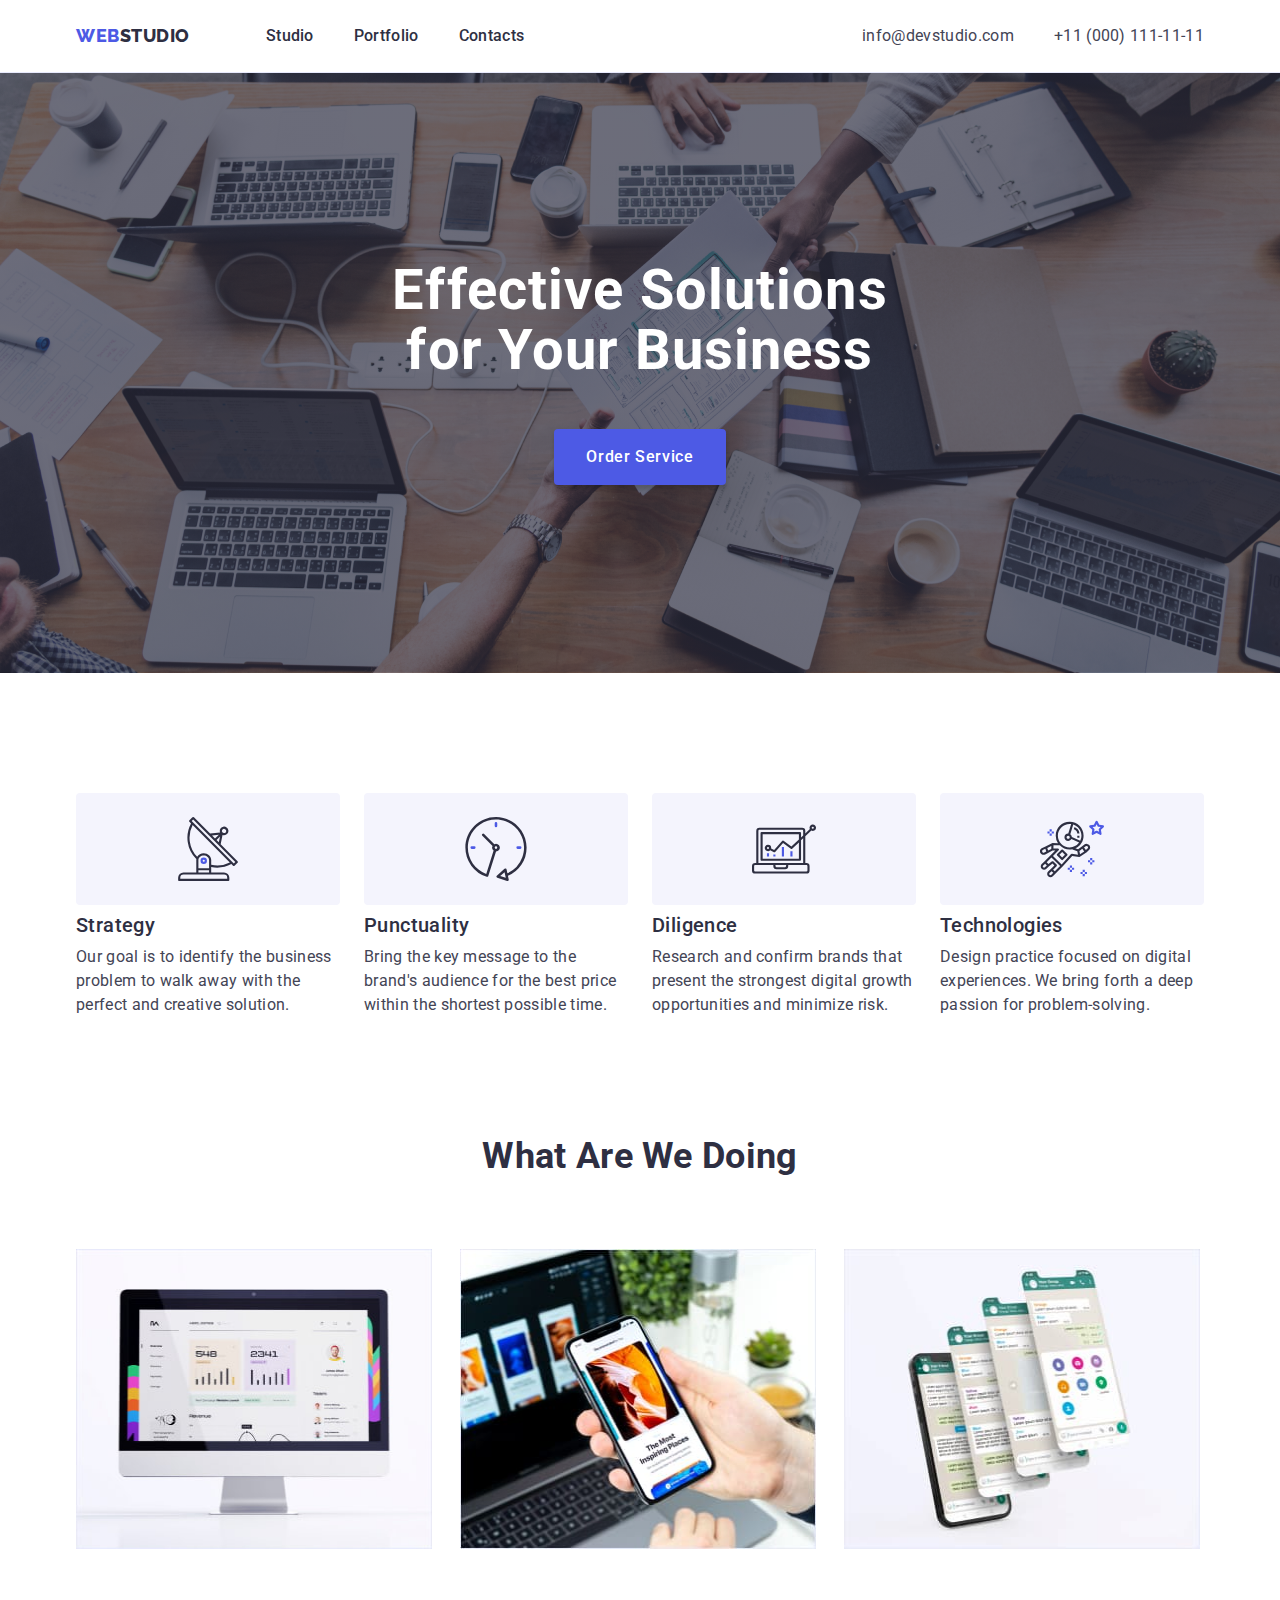
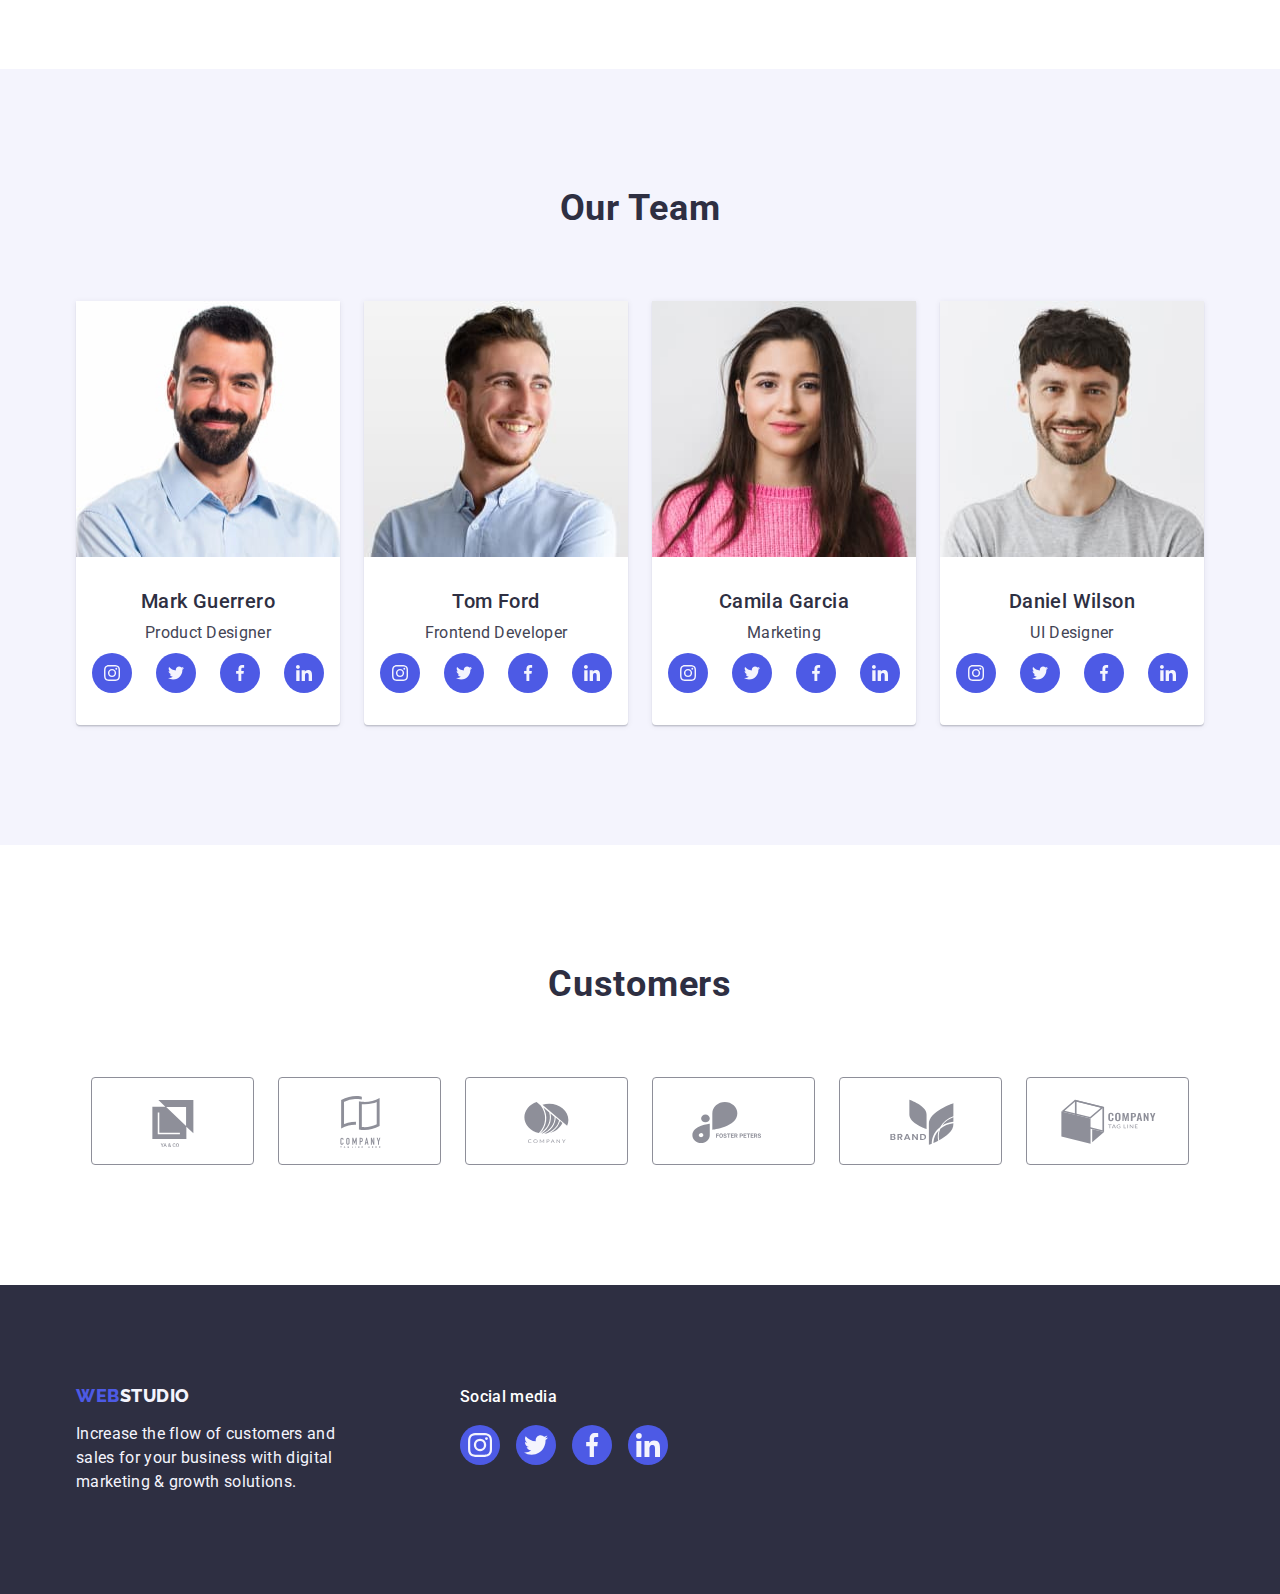
<file: index.html>
<!DOCTYPE html>
<html lang="en">
  <head>
    <link
      rel="stylesheet"
      href="https://cdnjs.cloudflare.com/ajax/libs/modern-normalize/1.0.0/modern-normalize.min.css"
    />
    <meta charset="UTF-8" />
    <meta http-equiv="X-UA-Compatible" content="IE=edge" />
    <meta name="viewport" content="width=device-width, initial-scale=1.0" />
    <title>WebStudio</title>
    <link rel="stylesheet" href="./css/styles.css" />
    <link rel="preconnect" href="https://fonts.googleapis.com" />
    <link rel="preconnect" href="https://fonts.gstatic.com" crossorigin />
    <link
      href="https://fonts.googleapis.com/css2?family=Raleway:wght@800&family=Roboto:wght@400;500;700;900&display=swap"
      rel="stylesheet"
    />
  </head>
  <body>
  <!-- Header -->
  <header class="header">
    <div class="container">
      <nav class="header-navigation">
        <a class="webstudio-header logo link" href="./index.html">
          Web<span class="studio">Studio</span>
        </a>
        <ul class="header-list list">
          <li class="header-item">
            <a class="nav-list link" href="./index.html">Studio</a>
          </li>
          <li class="header-item">
            <a class="nav-list link" href="./portfolio.html">Portfolio</a>
          </li>
          <li class="header-item">
            <a class="nav-list link" href="">Contacts</a>
          </li>
        </ul>
      </nav>
      <address class="address">
        <ul class="address-list list">
          <li class="address-item">
            <a class="address-contact link" href="mailto:info@devstudio.com"
              >info@devstudio.com</a
            >
          </li>
          <li class="address-item">
            <a class="address-contact link" href="tel:+110001111111"
              >+11 (000) 111-11-11</a
            >
          </li>
        </ul>
      </address>
    </div>
  </header>
  <main>
    <!-- Hero -->
    <section class="hero">
      <div class="hero-container container">
        <h1 class="hero-title">
          Effective Solutions <br />
          for Your Business
        </h1>
        <button class="hero-button" type="button">Order Service</button>
      </div>
    </section>
    <!-- Features -->
    <section class="features">
      <div class="features-container container">
        <h2 class="visually-hidden">Features</h2>
        <ul class="features-list list">
          <li class="features-item">
            <div class="icons">
              <svg class="features/icon" width="64" height="64">
                <use href="./images/icons.svg#antenna"></use>
              </svg>
            </div>
            <h3 class="features-name">Strategy</h3>
            <p class="features-description">
              Our goal is to identify the business problem to walk away with the
              perfect and creative solution.
            </p>
          </li>
          <li class="features-item">
            <div class="icons">
              <svg class="features/icon" width="64" height="64">
                <use href="./images/icons.svg#clock"></use>
              </svg>
            </div>
            <h3 class="features-name">Punctuality</h3>
            <p class="features-description">
              Bring the key message to the brand's audience for the best price
              within the shortest possible time.
            </p>
          </li>
          <li class="features-item">
            <div class="icons">
              <svg class="features/icon" width="64" height="64">
                <use href="./images/icons.svg#diagram"></use>
              </svg>
            </div>
            <h3 class="features-name">Diligence</h3>
            <p class="features-description">
              Research and confirm brands that present the strongest digital
              growth opportunities and minimize risk.
            </p>
          </li>
          <li class="features-item">
            <div class="icons">
              <svg class="features/icon" width="64" height="64">
                <use href="./images/icons.svg#astronaut"></use>
              </svg>
            </div>
            <h3 class="features-name">Technologies</h3>
            <p class="features-description">
              Design practice focused on digital experiences. We bring forth a
              deep passion for problem-solving.
            </p>
          </li>
        </ul>
      </div>
    </section>
    <!-- What are We Doing -->
    <section class="examples">
      <div class="examples-container container">
        <h2 class="examples-title">What are we doing</h2>
        <ul class="examples-list list">
          <li class="examples-item">
            <img
              src="./images/img.jpg"
              alt="website-development"
              width="356"
              height="300"
            />
          </li>
          <li class="examples-item">
            <img
              src="./images/img2.jpg"
              alt="apps-development"
              width="356"
              height="300"
            />
          </li>
          <li class="examples-item">
            <img
              src="./images/img3.jpg"
              alt="content-creation"
              width="356"
              height="300"
            />
          </li>
        </ul>
      </div>
    </section>
    <!-- Team -->
    <section class="team">
      <div class="container">
        <h2 class="team-title">Our Team</h2>
        <ul class="team-list list">
          <li class="teammate">
            <img
              src="./images/img4.jpg"
              alt="Mark Guerrero Product Designer"
              width="264"
              height="256"
            />
            <div class="teammate-container">
              <h3 class="teammate-name">Mark Guerrero</h3>
              <p class="teammate-description">Product Designer</p>

              <ul class="team-social-list list">
                <li class="team-social-item">
                  <a class="team-social-link" href="">
                    <svg class="team-social-logo" width="16" height="16">
                      <use href="./images/icons.svg#instagram"></use>
                    </svg>
                  </a>
                </li>
                <li class="team-social-item">
                  <a class="team-social-link" href="">
                    <svg class="team-social-logo" width="16" height="16">
                      <use href="./images/icons.svg#twitter"></use>
                    </svg>
                  </a>
                </li>
                <li class="team-social-item">
                  <a class="team-social-link" href="">
                    <svg class="team-social-logo" width="16" height="16">
                      <use href="./images/icons.svg#facebook"></use>
                    </svg>
                  </a>
                </li>
                <li class="team-social-item">
                  <a class="team-social-link" href="">
                    <svg class="team-social-logo" width="16" height="16">
                      <use href="./images/icons.svg#linkedin"></use>
                    </svg>
                  </a>
                </li>
              </ul>
            </div>
          </li>
          <li class="teammate">
            <img
              src="./images/img5.jpg"
              alt="Tom Ford Frontend Developer"
              width="264"
              height="256"
            />
            <div class="teammate-container">
              <h3 class="teammate-name">Tom Ford</h3>
              <p class="teammate-description">Frontend Developer</p>
              <ul class="team-social-list list">
                <li class="team-social-item">
                  <a class="team-social-link" href="">
                    <svg class="team-social-logo" width="16" height="16">
                      <use href="./images/icons.svg#instagram"></use>
                    </svg>
                  </a>
                </li>
                <li class="team-social-item">
                  <a class="team-social-link" href="">
                    <svg class="team-social-logo" width="16" height="16">
                      <use href="./images/icons.svg#twitter"></use>
                    </svg>
                  </a>
                </li>
                <li class="team-social-item">
                  <a class="team-social-link" href="">
                    <svg class="team-social-logo" width="16" height="16">
                      <use href="./images/icons.svg#facebook"></use>
                    </svg>
                  </a>
                </li>
                <li class="team-social-item">
                  <a class="team-social-link" href="">
                    <svg class="team-social-logo" width="16" height="16">
                      <use href="./images/icons.svg#linkedin"></use>
                    </svg>
                  </a>
                </li>
              </ul>
            </div>
          </li>
          <li class="teammate">
            <img
              src="./images/img6.jpg"
              alt="Camila Garcia Marketing"
              width="264"
              height="256"
            />
            <div class="teammate-container">
              <h3 class="teammate-name">Camila Garcia</h3>
              <p class="teammate-description">Marketing</p>

              <ul class="team-social-list list">
                <li class="team-social-item">
                  <a class="team-social-link" href="">
                    <svg class="team-social-logo" width="16" height="16">
                      <use href="./images/icons.svg#instagram"></use>
                    </svg>
                  </a>
                </li>
                <li class="team-social-item">
                  <a class="team-social-link" href="">
                    <svg class="team-social-logo" width="16" height="16">
                      <use href="./images/icons.svg#twitter"></use>
                    </svg>
                  </a>
                </li>
                <li class="team-social-item">
                  <a class="team-social-link" href="">
                    <svg class="team-social-logo" width="16" height="16">
                      <use href="./images/icons.svg#facebook"></use>
                    </svg>
                  </a>
                </li>
                <li class="team-social-item">
                  <a class="team-social-link" href="">
                    <svg class="team-social-logo" width="16" height="16">
                      <use href="./images/icons.svg#linkedin"></use>
                    </svg>
                  </a>
                </li>
              </ul>
            </div>
          </li>
          <li class="teammate">
            <img
              src="./images/img7.jpg"
              alt="Daniel Wilson UI Designer"
              width="264"
              height="256"
            />
            <div class="teammate-container">
              <h3 class="teammate-name">Daniel Wilson</h3>
              <p class="teammate-description">UI Designer</p>

              <ul class="team-social-list list">
                <li class="team-social-item">
                  <a class="team-social-link" href="">
                    <svg class="team-social-logo" width="16" height="16">
                      <use href="./images/icons.svg#instagram"></use>
                    </svg>
                  </a>
                </li>
                <li class="team-social-item">
                  <a class="team-social-link" href="">
                    <svg class="team-social-logo" width="16" height="16">
                      <use href="./images/icons.svg#twitter"></use>
                    </svg>
                  </a>
                </li>
                <li class="team-social-item">
                  <a class="team-social-link" href="">
                    <svg class="team-social-logo" width="16" height="16">
                      <use href="./images/icons.svg#facebook"></use>
                    </svg>
                  </a>
                </li>
                <li class="team-social-item">
                  <a class="team-social-link" href="">
                    <svg class="team-social-logo" width="16" height="16">
                      <use href="./images/icons.svg#linkedin"></use>
                    </svg>
                  </a>
                </li>
              </ul>
            </div>
          </li>
        </ul>
      </div>
    </section>
    <section class="customers">
      <div class="customers-container container">
        <h2 class="customers-title">Customers</h2>
        <ul class="customers-list list">
          <li class="customers-item">
            <a class="customers-link" href="">
              <svg class="customers-logo" width="104" height="56">
                <use href="./images/icons.svg#Client1"></use>
              </svg>
            </a>
          </li>
          <li class="customers-item">
            <a class="customers-link" href="">
              <svg class="customers-logo" width="104" height="56">
                <use href="./images/icons.svg#Client2"></use>
              </svg>
            </a>
          </li>
          <li class="customers-item">
            <a class="customers-link" href="">
              <svg class="customers-logo" width="104" height="56">
                <use href="./images/icons.svg#Client3"></use>
              </svg>
            </a>
          </li>
          <li class="customers-item">
            <a class="customers-link" href="">
              <svg class="customers-logo" width="104" height="56">
                <use href="./images/icons.svg#Client4"></use>
              </svg>
            </a>
          </li>
          <li class="customers-item">
            <a class="customers-link" href="">
              <svg class="customers-logo" width="104" height="56">
                <use href="./images/icons.svg#Client5"></use>
              </svg>
            </a>
          </li>
          <li class="customers-item">
            <a class="customers-link" href="">
              <svg class="customers-logo" width="104" height="56">
                <use href="./images/icons.svg#Client6"></use>
              </svg>
            </a>
          </li>
        </ul>
      </div>
    </section>
  </main>
  <!-- Footer -->
  <footer class="footer">
    <div class="container">
      <div class="footer-left-part">
        <a class="logotype-footer" href="./index.html">
          Web<span class="webstudio-footer">Studio</span>
        </a>
        <p class="footer-description">
          Increase the flow of customers and sales for your business with
          digital marketing & growth solutions.
        </p>
      </div>
      <div class="footer-right-part">
        <p class="footer-social-text">Social media</p>
        <ul class="footer-social-list">
          <li class="footer-social-item">
            <a class="footer-social-link" href="">
              <svg class="footer-icon" width="24" height="24">
                <use href="./images/icons.svg#instagram"></use>
              </svg>
            </a>
          </li>
          <li class="footer-social-item">
            <a class="footer-social-link" href="">
              <svg class="footer-icon" width="24" height="24">
                <use href="./images/icons.svg#twitter"></use>
              </svg>
            </a>
          </li>
          <li class="footer-social-item">
            <a class="footer-social-link" href="">
              <svg class="footer-icon" width="24" height="24">
                <use href="./images/icons.svg#facebook"></use>
              </svg>
            </a>
          </li>
          <li class="footer-social-item">
            <a class="footer-social-link" href="">
              <svg class="footer-icon" width="24" height="24">
                <use href="./images/icons.svg#linkedin"></use>
              </svg>
            </a>
          </li>
        </ul>
      </div>
    </div>
  </footer>
</body>
</html>
</file>
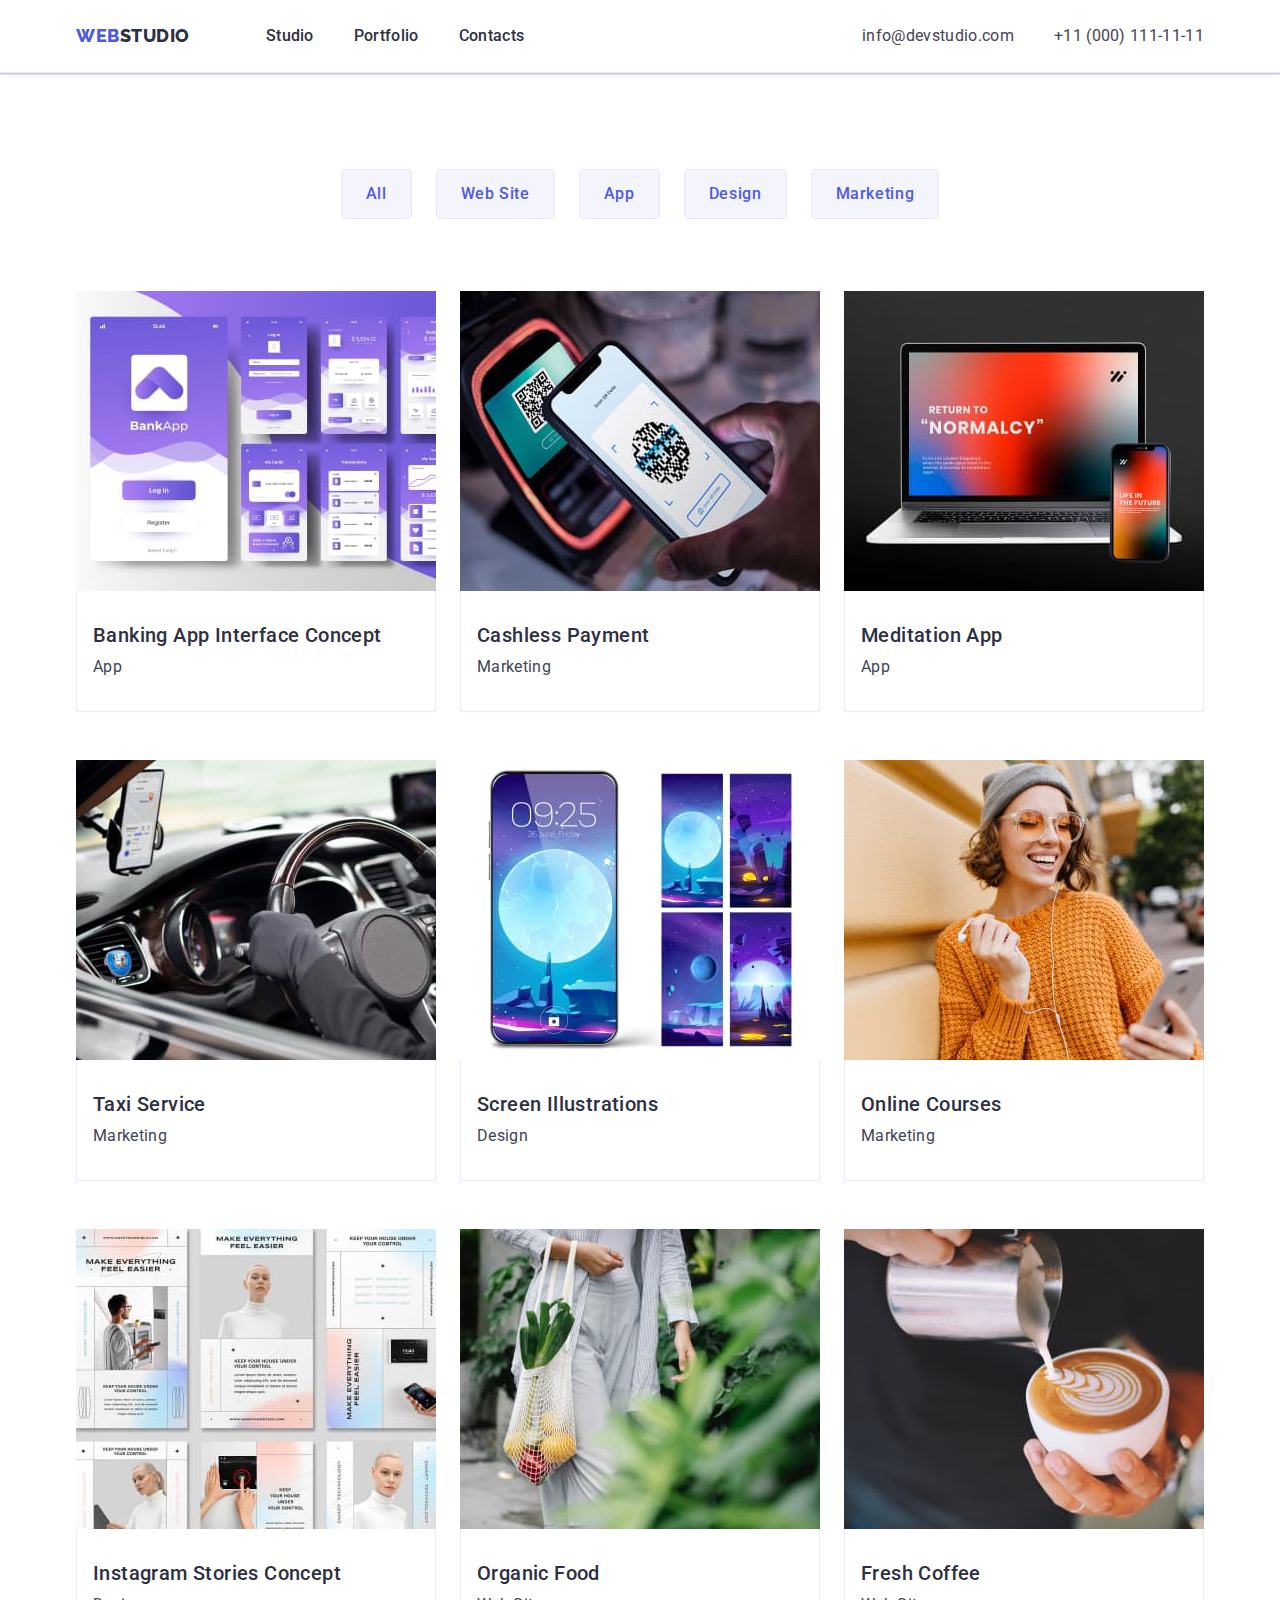
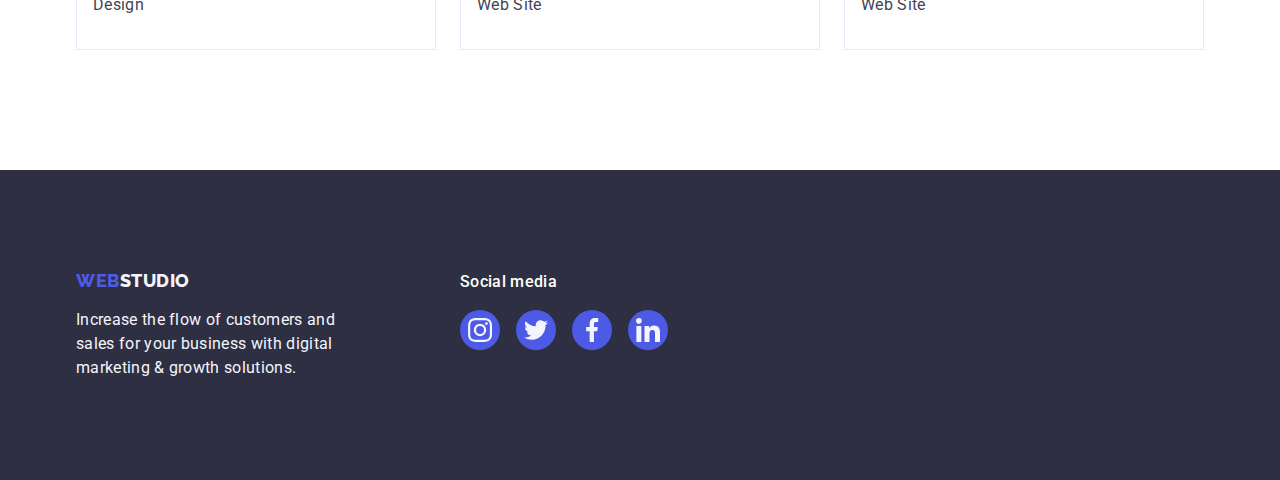
<file: portfolio.html>
<!DOCTYPE html>
<html lang="en">
  <head>
    <link
    rel="stylesheet"
    href="https://cdnjs.cloudflare.com/ajax/libs/modern-normalize/1.0.0/modern-normalize.min.css"
  />
    <meta charset="UTF-8" />
    <meta http-equiv="X-UA-Compatible" content="IE=edge" />
    <meta name="viewport" content="width=device-width, initial-scale=1.0" />
    <title>Portfolio</title>
    <link rel="stylesheet" href="./css/styles.css" />
    <link rel="preconnect" href="https://fonts.googleapis.com" />
    <link rel="preconnect" href="https://fonts.gstatic.com" crossorigin />
    <link
      href="https://fonts.googleapis.com/css2?family=Raleway:wght@800&family=Roboto:wght@400;500;700;900&display=swap"
      rel="stylesheet"
    />
  </head>
  <body>
    <header class="header">
      <div class="container">
      <nav class="header-navigation">
        <a class="webstudio-header logo link" href="./index.html">
          Web<span class="studio">Studio</span>
        </a>
        <ul class="header-list list">
          <li class="header-item"><a class="nav-list link" href="./index.html">Studio</a></li>
          <li class="header-item">
            <a class="nav-list link" href="./portfolio.html">Portfolio</a>
          </li>
          <li class="header-item"><a class="nav-list link" href="">Contacts</a></li>
        </ul>
      </nav>
      <address class="address">
        <ul class="address-list list">
          <li class="address-item">
            <a class="address-contact link" href="mailto:info@devstudio.com"
              >info@devstudio.com</a
            >
          </li>
          <li class="address-item">
            <a class="address-contact link" href="tel:+110001111111"
              >+11 (000) 111-11-11</a
            >
          </li>
        </ul>
      </address>
    </div>
    </header>
    <main>
      <!-- Filter Buttons -->
      <section class="filters">
        <div class="filters-container container">
          <h1 class="visually-hidden">Portfolio</h1>
        <ul class="filters-list list">
          <li>
            <button class="filter-button" type="button">All</button>
          </li>
          <li>
            <button class="filter-button" type="button">Web Site</button>
          </li>
          <li>
            <button class="filter-button" type="button">App</button>
          </li>
          <li>
            <button class="filter-button" type="button">Design</button>
          </li>
          <li>
            <button class="filter-button" type="button">Marketing</button>
          </li>
        </ul>
        <!-- Projects -->
        <ul class="projects-list list">
          <li class="projects-item">
            <a class="link project-link" href=""
              ><img
                src="./images/img8.jpg"
                alt="Banking App
        Interface Concept"
                width="360"
              />
              <div class="project-card-container"><h2 class="project-title">Banking App Interface Concept</h2>
              <p class="project-description">App</p></div></a
            >
          </li>
          <li class="projects-item">
            <a class="link project-link" href=""
              ><img
                src="./images/img9.jpg"
                alt="Cashless Payment"
                width="360"
              />
              <div class="project-card-container"><h2 class="project-title">Cashless Payment</h2>
              <p class="project-description">Marketing</p></div></a
            >
          </li>
          <li class="projects-item">
            <a class="link project-link" href=""
              ><img src="./images/img10.jpg" alt="Meditation App" width="360" />
              <div class="project-card-container"><h2 class="project-title">Meditation App</h2>
              <p class="project-description">App</p></div></a
            >
          </li>
          <li class="projects-item">
            <a class="link project-link" href=""
              ><img src="./images/img11.jpg" alt="Taxi Service" width="360" />
              <div class="project-card-container"><h2 class="project-title">Taxi Service</h2>
              <p class="project-description">Marketing</p></div></a
            >
          </li>
          <li class="projects-item">
            <a class="link project-link" href="">
              <img
                src="./images/img12.jpg"
                alt="Screen
        illustrations"
                width="360"
              />
              <div class="project-card-container"><h2 class="project-title">Screen Illustrations</h2>
              <p class="project-description">Design</p></div></a
            >
          </li>
          <li class="projects-item">
            <a class="link project-link" href=""
              ><img src="./images/img13.jpg" alt="Online Courses" width="360" />
              <div class="project-card-container"><h2 class="project-title">Online Courses</h2>
              <p class="project-description">Marketing</p></div></a
            >
          </li>
          <li class="projects-item">
            <a class="link project-link" href="">
              <img
                src="./images/img14.jpg"
                alt="Instagram
        Stories Concept"
                width="360"
              />
              <div class="project-card-container"><h2 class="project-title">Instagram Stories Concept</h2>
              <p class="project-description">Design</p></div></a
            >
          </li>
          <li class="projects-item">
            <a class="link project-link" href=""
              ><img src="./images/img15.jpg" alt="Organic Food" width="360" />
              <div class="project-card-container"><h2 class="project-title">Organic Food</h2>
              <p class="project-description">Web Site</p></div></a
            >
          </li>
          <li class="projects-item">
            <a class="link project-link" href=""
              ><img src="./images/img16.jpg" alt="Fresh Coffee" width="360" />
              <div class="project-card-container"><h2 class="project-title">Fresh Coffee</h2>
              <p class="project-description">Web Site</p></div></a
            >
          </li>
        </ul>
      </div>
      </section>
    </main>
    <!-- Footer -->
    <footer class="footer">
      <div class="container">
        <div class="footer-left-part">
        <a class="logotype-footer" href="./index.html">
          Web<span class="webstudio-footer">Studio</span>
        </a>
        <p class="footer-description">
          Increase the flow of customers and sales for your business with digital
          marketing & growth solutions.
        </p></div>
        <div class="footer-right-part">
          <p class="footer-social-text">Social media</p>
          <ul class="footer-social-list">
            <li class="footer-social-item">
              <a class="footer-social-link" href="">
                <svg class="footer-icon" width="24" height="24">
                  <use href="./images/icons.svg#instagram"></use>
                </svg>
              </a>
            </li>
            <li class="footer-social-item">
              <a class="footer-social-link" href="">
                <svg class="footer-icon" width="24" height="24">
                  <use href="./images/icons.svg#twitter"></use>
                </svg>
              </a>
            </li>
            <li class="footer-social-item">
              <a class="footer-social-link" href="">
                <svg class="footer-icon" width="24" height="24">
                  <use href="./images/icons.svg#facebook"></use>
                </svg>
              </a>
            </li>
            <li class="footer-social-item">
              <a class="footer-social-link" href="">
                <svg class="footer-icon" width="24" height="24">
                  <use href="./images/icons.svg#linkedin"></use>
                </svg>
              </a>
            </li>
          </ul>
        </div>
      </div>
    </footer>
  </body>
</html>
</file>
<file: css/styles.css>
:root {
  --basic-color: #2e2f42;
  --additional-color: #4d5ae5;
  --white-color: #ffffff;
  --text-color: #434455;
  --cloud-color: #f4f4fd;
  --button-color: #404bbf;
  --accent-color: #e7e9fc;
}

body {
  font-family: "Roboto", sans-serif;
  color: #434455;
  letter-spacing: 0.02em;
  background: var(--white-color);
}
img {
  display: block;
}
/* Blocks */
ul,
h1,
h2,
h3,
h4,
h5,
h6,
p {
  margin: 0;
  padding: 0;
}
/* Header */
.webstudio-header.logo {
  font-family: "Raleway", sans-serif;
  font-weight: 800;
  font-size: 18px;
  line-height: 1.17;
  color: var(--additional-color);
  letter-spacing: 0.03em;
  align-items: center;
  text-transform: uppercase;
}
.studio {
  font-family: "Raleway", sans-serif;
  font-weight: 800;
  font-size: 18px;
  line-height: 1.2;
  color: var(--basic-color);
  align-items: center;
  text-transform: uppercase;
}
.link {
  text-decoration: none;
}
.list {
  list-style-type: none;
}
.header {
  box-shadow: 0px 2px 1px rgba(46, 47, 66, 0.08),
    0px 1px 1px rgba(46, 47, 66, 0.16), 0px 1px 6px rgba(46, 47, 66, 0.08);
}
.webstudio-header.logo {
  margin-right: 76px;
}
.header {
  border-bottom: 1px solid #e7e9fc;
}
.header .container {
  display: flex;
  justify-content: space-between;
}
.container {
  width: 1158px;
  margin: 0 auto;
  padding: 0 15px;
}
.header-navigation {
  display: flex;
  align-items: center;
}
.header-list {
  display: flex;
  gap: 40px;
}
.nav-list.link {
  padding: 24px 0;
}
.address {
  gap: 40px;
  display: flex;
}
.address-list.list {
  display: flex;
  gap: 40px;
}
.address-item {
  padding: 24px 0;
}
/* Header Navigation */
.nav-list.link {
  font-weight: 500;
  font-size: 16px;
  line-height: 1.5;
  color: var(--basic-color);
}
.nav-list.link:hover,
.nav-list.link:focus {
  color: var(--button-color);
}
/* Address */
.address {
  font-style: normal;
  line-height: 1.5;
  margin-left: auto;
}
.adress.list {
  list-style: none;
  padding: 0;
}
.address-contact {
  font-style: normal;
  font-weight: 400;
  font-size: 16px;
  line-height: 1.5;
  color: var(--text-color);
}
.address-contact.link:hover,
.address-contact.link:focus {
  color: var(--button-color);
}
/* Hero */
.hero {
  background: var(--basic-color);
  text-align: center;
  max-width: 1440px;
  margin-left: auto;
  margin-right: auto;
  background-image: linear-gradient(
      rgba(46, 47, 66, 0.7),
      rgba(46, 47, 66, 0.7)
    ),
    url(../images/people-office.jpg);
  background-repeat: no-repeat;
  background-position: center;
  background-size: cover;
}
.hero-title {
  font-weight: 700;
  font-size: 56px;
  line-height: 1.07;
  text-align: center;
  letter-spacing: 0.02em;
  color: var(--white-color);
}
.hero-button {
  font-family: "Roboto", sans-serif;
  font-weight: 500;
  font-size: 16px;
  line-height: 1.5;
  letter-spacing: 0.04em;
  color: var(--white-color);
  background: var(--additional-color);
  box-shadow: 0px 4px 4px rgba(0, 0, 0, 0.15);
  border-radius: 4px;
  cursor: pointer;
  display: flex;
  flex-direction: row;
  align-items: flex-start;
  padding: 16px 32px;
  gap: 10px;
}
.hero-button:hover,
.hero-button:focus {
  background-color: var(--button-color);
}
.hero {
  padding: 188px 0;
}
.hero-title {
  max-width: 496px;
  margin: 0 auto 48px;
}
.hero-button {
  display: block;
  min-width: 169px;
  height: 56px;
  border: none;
  border-radius: 4px;
  margin: auto;
}
/* Hidden */
.visually-hidden {
  position: absolute;
  width: 1px;
  height: 1px;
  margin: -1px;
  border: 0;
  padding: 0;

  white-space: nowrap;
  clip-path: inset(100%);
  clip: rect(0 0 0 0);
  overflow: hidden;
}
/* Features */
.features > ul {
  list-style-type: none;
}
.features-name {
  font-weight: 500;
  font-size: 20px;
  line-height: 1.2;
  letter-spacing: 0.02em;
  color: var(--basic-color);
}
.features-description {
  font-size: 16px;
  line-height: 1.5;
  color: var(--text-color);
}
.features {
  padding: 120px 0;
}

.features-list {
  display: flex;
  gap: 24px;
}
.features-item {
  width: calc((100% - 72px) / 4);
}
.features-name {
  margin-bottom: 8px;
}
.icons {
  display: flex;
  text-align: center;
  justify-content: center;
  height: 112px;
  background-color: #f4f4fd;
  border-radius: 4px;
  margin-bottom: 8px;
  align-items: center;
}
/* Examples */
.examples > ul {
  list-style-type: none;
}
.examples-title {
  font-weight: 700;
  font-size: 36px;
  line-height: 1.11;
  text-align: center;
  text-transform: capitalize;
  color: var(--basic-color);
}
.examples {
  padding-bottom: 120px;
}

.examples-title {
  margin-bottom: 72px;
}
.examples-list {
  display: flex;
  gap: 24px;
}
.examples-item {
  flex-basis: calc((100% - 3 * 16px) / 3);
}
/* Team */
.team {
  background: var(--cloud-color);
  padding-top: 94px;
  padding-bottom: 94px;
}
.team > ul {
  list-style-type: none;
}
.team-title {
  font-weight: 700;
  font-style: normal;
  font-size: 36px;
  line-height: 1.11;
  text-align: center;
  letter-spacing: 0.02em;
  text-transform: capitalize;
  color: var(--basic-color);
}
.teammate-container {
  padding-top: 32px;
  padding-bottom: 32px;
  padding-left: 16px;
  padding-right: 16px;
}
.teammate {
  background-color: var(--white-color);
  box-shadow: 0px 1px 6px rgba(46, 47, 66, 0.08),
    0px 1px 1px rgba(46, 47, 66, 0.16), 0px 2px 1px rgba(46, 47, 66, 0.08);
}
.teammate-name {
  margin-bottom: 8px;
  font-weight: 500;
  font-size: 20px;
  line-height: 1.2;
  text-align: center;
  letter-spacing: 0.02em;
  color: var(--basic-color);
}
.teammate-description {
  margin-bottom: 8px;
  font-weight: 400;
  font-size: 16px;
  line-height: 1.5;
  text-align: center;
  letter-spacing: 0.02em;
  color: var(--text-color);
}
.team-social-list {
  display: flex;
  justify-content: center;
  gap: 24px;
}
.team-social-item {
  width: 40px;
  height: 40px;
}

.team-social-link {
  cursor: pointer;
  display: flex;
  justify-content: center;
  align-items: center;
  width: 40px;
  height: 40px;
  border-radius: 50%;
  background-color: #4d5ae5;
}

.team-social-link:hover,
.team-social-link:focus {
  background-color: #404bbf;
  fill: #ffffff;
}
.team-social-logo {
  width: 16px;
  height: 16px;
  fill: #f4f4fd;
}
.team {
  padding: 120px 0;
}
.team-container.container {
  width: 1158px;
  margin: 0 auto;
  padding: 0 15px;
}
.team-title {
  margin-bottom: 72px;
}
.team-list {
  display: flex;
  gap: 24px;
}
.teammate {
  width: calc((100% - 72px) / 4);
  border-radius: 0px 0px 4px 4px;
}
.teammate-container {
  padding: 32px 16px;
}
.teammate-name {
  text-align: center;
  margin-bottom: 8px;
}
.teammate-description {
  text-align: center;
}
/* Customers */
.customers {
  padding-top: 120px;
  padding-bottom: 120px;
}

.customers-container {
  width: 1128px;
  margin-left: auto;
  margin-right: auto;
}
.customers-title {
  font-family: "Roboto";
  font-style: normal;
  font-weight: 700;
  font-size: 36px;
  line-height: 1.11;
  text-align: center;
  letter-spacing: 0.02em;
  text-transform: capitalize;
  color: #2e2f42;
  margin-bottom: 72px;
}
.customers-list {
  display: flex;
  gap: 24px;
}

.customers-item {
  width: calc((100% - 120px) / 6);
  height: 88px;
}
.customers-link {
  width: 100%;
  height: 100%;
  border: 1px solid #8e8f99;
  border-radius: 4px;
  display: block;
  display: flex;
  justify-content: center;
  align-items: center;
  color: #8e8f99;
}
.customers-link:hover {
  border-color: #404bbf;
  color: #404bbf;
}
.customers-link:focus {
  border-color: #404bbf;
  color: #404bbf;
}
.customers-logo {
  fill: currentColor;
  width: 104px;
  height: 56px;
}
.customers-link:hover,
.customers-link:focus {
  fill: #2196f3;
  border: 1px solid #404bbf;
}
/* Footer */
.footer {
  background: var(--basic-color);
}
.footer .container {
  display: flex;
  align-items: baseline;
  text-align: start;
}
.webstudio-footer {
  font-family: "Raleway", sans-serif;
  font-weight: 800;
  font-size: 18px;
  line-height: 1.2;
  letter-spacing: 0.03em;
  text-transform: uppercase;
  color: var(--cloud-color);
}
.footer-description {
  font-size: 16px;
  line-height: 1.5;
  color: var(--cloud-color);
}
.logotype-footer {
  font-family: "Raleway", sans-serif;
  font-weight: 800;
  font-size: 18px;
  line-height: 1.17;
  color: var(--additional-color);
  letter-spacing: 0.03em;
  align-items: center;
  text-transform: uppercase;
  text-decoration: none;
}
.footer-left-part {
  margin-right: 120px;
}
.footer-social-text {
  font-family: "Roboto";
  font-style: normal;
  font-weight: 500;
  font-size: 16px;
  line-height: 24px;
  letter-spacing: 0.02em;
  color: #ffffff;
  margin-bottom: 16px;
}
.footer-social-list {
  display: flex;
  gap: 16px;
  list-style: none;
}
.footer-social-item {
  width: 40px;
  height: 40px;
}
.footer-social-link {
  width: 100%;
  height: 100%;
  background-color: #4d5ae5;
  border-radius: 50%;
  display: flex;
  align-items: center;
  justify-content: center;
}

.footer-social-link:hover {
  background-color: #31d0aa;
}
.footer-social-link:focus {
  background-color: #31d0aa;
}
.footer-icon {
  fill: #f4f4fd;
}
.footer {
  padding: 100px 0;
}
.footer-description {
  max-width: 264px;
  font-weight: 400;
  font-size: 16px;
  line-height: 1.5;
  letter-spacing: 0.02em;
  color: #f4f4fd;
}
.logotype-footer {
  margin-bottom: 16px;
  font-family: "Raleway", sans-serif;
  font-weight: 800;
  font-size: 18px;
  line-height: 1.17;
  align-items: center;
  letter-spacing: 0.03em;
  text-transform: uppercase;
  color: #4d5ae5;
  display: inline-block;
}
.footer-container.container {
  display: block;
}
/* Portfolio */
/* Hidden Title */
.hidden-title {
  font-family: "Roboto", sans-serif;
  font-style: normal;
  font-weight: 700;
  font-size: 56px;
  text-align: center;
  letter-spacing: 0.02em;
  color: var(--title-text-color);
}
/* Filter Buttons */
.filters > ul {
  list-style-type: none;
}
.filter-button {
  font-family: "Roboto", sans-serif;
  font-weight: 500;
  font-size: 16px;
  line-height: 1.5;
  letter-spacing: 0.04em;
  color: var(--additional-color);
  background: var(--cloud-color);
  border: 1px solid var(--accent-color);
  border-radius: 4px;
  cursor: pointer;
}
.filter-button:hover,
.filter-button:focus {
  background: var(--button-color);
  color: var(--white-color);
  border-radius: 4px;
}
.filters-list {
  outline: orange;
  display: flex;
  justify-content: center;
  gap: 24px;
  margin-bottom: 72px;
}
.filter-button {
  font-family: "Roboto", sans-serif;
  font-style: normal;
  font-weight: 500;
  font-size: 16px;
  line-height: 24px;
  display: flex;
  align-items: center;
  text-align: center;
  letter-spacing: 0.04em;
  padding: 12px 24px;
  border: 1px solid #e7e9fc;
  border-radius: 4px;
  background: #f4f4fd;
  color: #4d5ae5;
  cursor: pointer;
}
.filter-button:hover,
.filter-button:focus {
  border: 1px solid transparent;
  color: #ffffff;
  background-color: #404bbf;
}
.filter-button:hover {
  box-shadow: 0px 3px 1px rgba(0, 0, 0, 0.1), 0px 2px 1px rgba(0, 0, 0, 0.08),
    0px 2px 2px rgba(0, 0, 0, 0.12);
}
.filter-button:focus {
  box-shadow: 0px 3px 1px rgba(0, 0, 0, 0.1), 0px 2px 1px rgba(0, 0, 0, 0.08),
    0px 2px 2px rgba(0, 0, 0, 0.12);
}
.filters {
  padding: 96px 0 120px 0;
}
/* Projects */
.project-title {
  font-weight: 500;
  font-size: 20px;
  line-height: 1.2;
  letter-spacing: 0.02em;
  color: var(--basic-color);
}
.project-description {
  font-weight: 400;
  font-size: 16px;
  line-height: 1.5;
  letter-spacing: 0.02em;
  color: var(--text-color);
}
.projects-list.list {
  outline: tomato;
  display: flex;
  flex-wrap: wrap;
  column-gap: 24px;
  row-gap: 48px;
}
.projects-item {
  width: calc((100% - 48px) / 3);
}
.project-card-container {
  padding: 32px 16px;
  border: 1px solid #e7e9fc;
  border-top: none;
}
.project-title {
  margin-bottom: 8px;
}
.project-link {
  display: block;
}

.project-link:hover,
.project-link:focus {
  box-shadow: 0px 1px 6px rgba(46, 47, 66, 0.08),
    0px 1px 1px rgba(46, 47, 66, 0.16), 0px 2px 1px rgba(46, 47, 66, 0.08);
}
</file>
